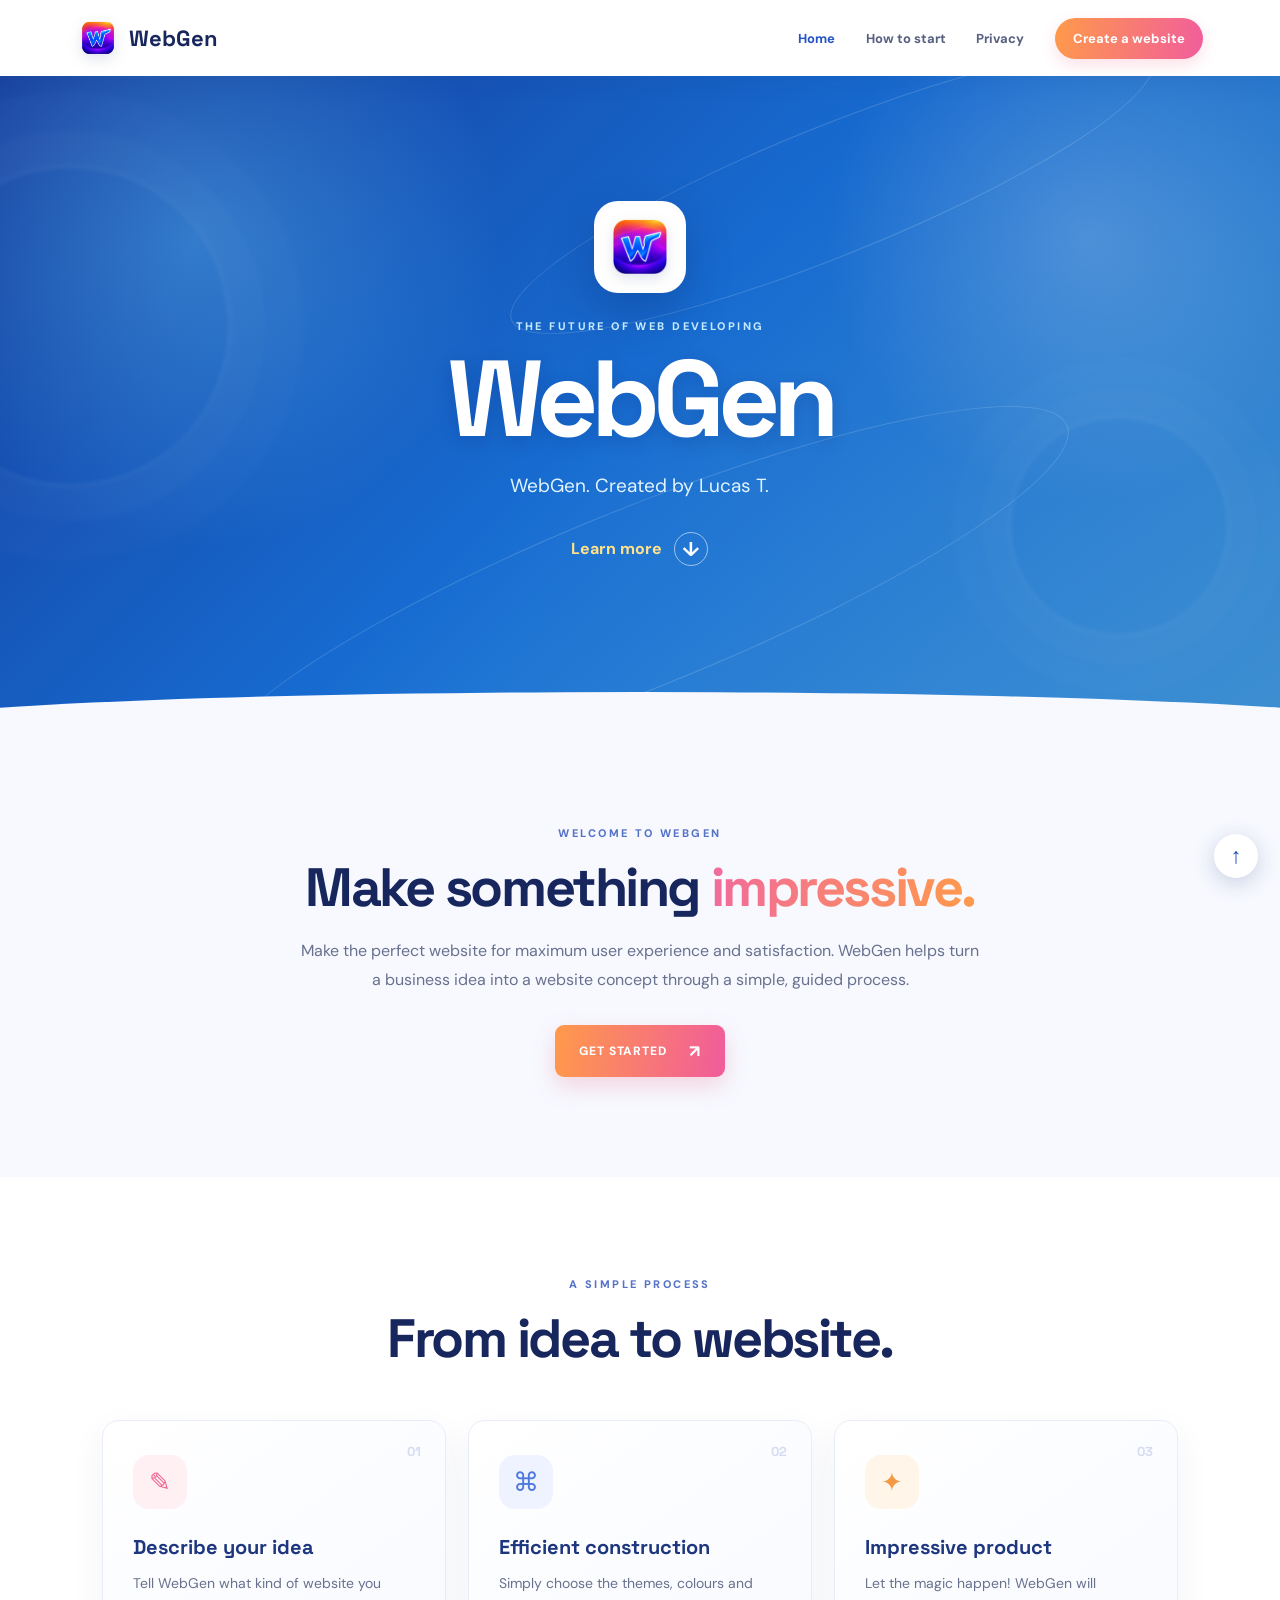
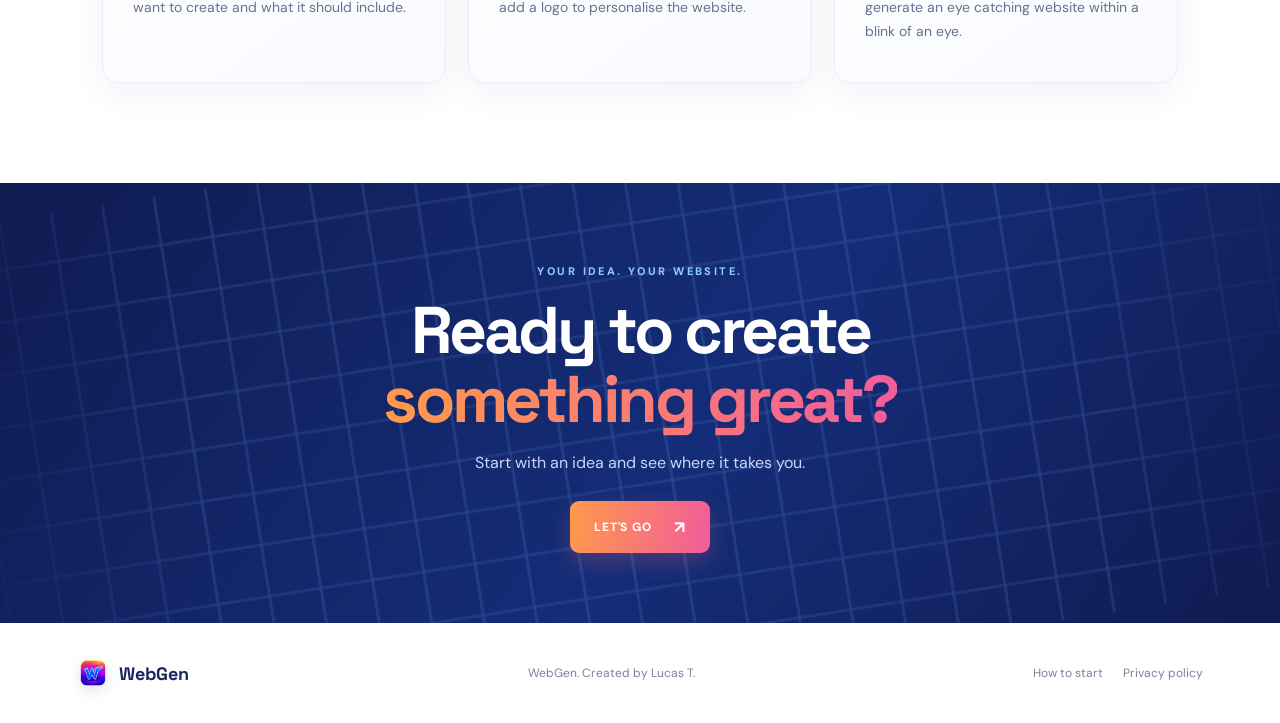
<file: index.html>
<!doctype html>
<html lang="en">
<head>
  <meta charset="utf-8">
  <meta name="viewport" content="width=device-width, initial-scale=1">
  <title>WebGen — The future of web developing</title>
  <link rel="stylesheet" href="site.css">
</head>
<body>
  <header class="site-header">
    <a class="brand" href="index.html" aria-label="WebGen home">
      <img class="brand-mark" src="assets/webgen-logo.png.PNG" alt="WebGen logo"><span class="brand-name">WebGen</span>
    </a>
    <nav class="main-nav" aria-label="Main navigation">
      <a href="index.html" aria-current="page">Home</a>
      <a href="instructions.html">How to start</a>
      <a href="privacy.html">Privacy</a>
      <a class="nav-cta" href="generator.html">Create a website</a>
    </nav>
  </header>

  <main>
    <section class="hero" id="top">
      <div class="hero-glow glow-one"></div>
      <div class="hero-glow glow-two"></div>
      <div class="hero-content">
        <div class="hero-logo-wrap"><img class="brand-mark hero-mark" src="assets/webgen-logo.png.PNG" alt="WebGen logo"></div>
        <p class="eyebrow hero-eyebrow">THE FUTURE OF WEB DEVELOPING</p>
        <h1>WebGen</h1>
        <p class="hero-subtitle">WebGen. Created by Lucas T.</p>
        <a class="learn-link" href="#about">Learn more <span class="down-arrow">↓</span></a>
      </div>
      <div class="hero-orbit orbit-a"></div>
      <div class="hero-orbit orbit-b"></div>
      <div class="hero-wave"></div>
    </section>

    <section class="intro section-pad" id="about">
      <div class="section-kicker">WELCOME TO WEBGEN</div>
      <h2>Make something <span class="gradient-text">impressive.</span></h2>
      <p class="intro-copy">Make the perfect website for maximum user experience and satisfaction. WebGen helps turn a business idea into a website concept through a simple, guided process.</p>
      <a class="primary-button" href="generator.html">GET STARTED <span>↗</span></a>
    </section>

    <section class="steps-section section-pad">
      <div class="section-kicker">A SIMPLE PROCESS</div>
      <h2>From idea to website.</h2>
      <div class="feature-grid">
        <article class="feature-card">
          <div class="feature-icon icon-chat">✎</div>
          <h3>Describe your idea</h3>
          <p>Tell WebGen what kind of website you want to create and what it should include.</p>
          <span class="card-number">01</span>
        </article>
        <article class="feature-card">
          <div class="feature-icon icon-build">⌘</div>
          <h3>Efficient construction</h3>
          <p>Simply choose the themes, colours and add a logo to personalise the website.</p>
          <span class="card-number">02</span>
        </article>
        <article class="feature-card">
          <div class="feature-icon icon-star">✦</div>
          <h3>Impressive product</h3>
          <p>Let the magic happen! WebGen will generate an eye catching website within a blink of an eye.</p>
          <span class="card-number">03</span>
        </article>
      </div>
    </section>

    <section class="keyboard-banner">
      <div class="keyboard-pattern"></div>
      <div class="banner-content">
        <p class="eyebrow">YOUR IDEA. YOUR WEBSITE.</p>
        <h2>Ready to create<br><span>something great?</span></h2>
        <p>Start with an idea and see where it takes you.</p>
        <a class="primary-button" href="generator.html">LET'S GO <span>↗</span></a>
      </div>
    </section>
  </main>

  <footer class="site-footer">
    <a class="brand footer-brand" href="index.html"><img class="brand-mark" src="assets/webgen-logo.png.PNG" alt="WebGen logo"><span class="brand-name">WebGen</span></a>
    <p>WebGen. Created by Lucas T.</p>
    <div class="footer-links"><a href="instructions.html">How to start</a><a href="privacy.html">Privacy policy</a></div>
  </footer>
  <button class="back-to-top" type="button" aria-label="Back to top" onclick="window.scrollTo({top:0,behavior:'smooth'})">↑</button>
</body>
</html>
</file>
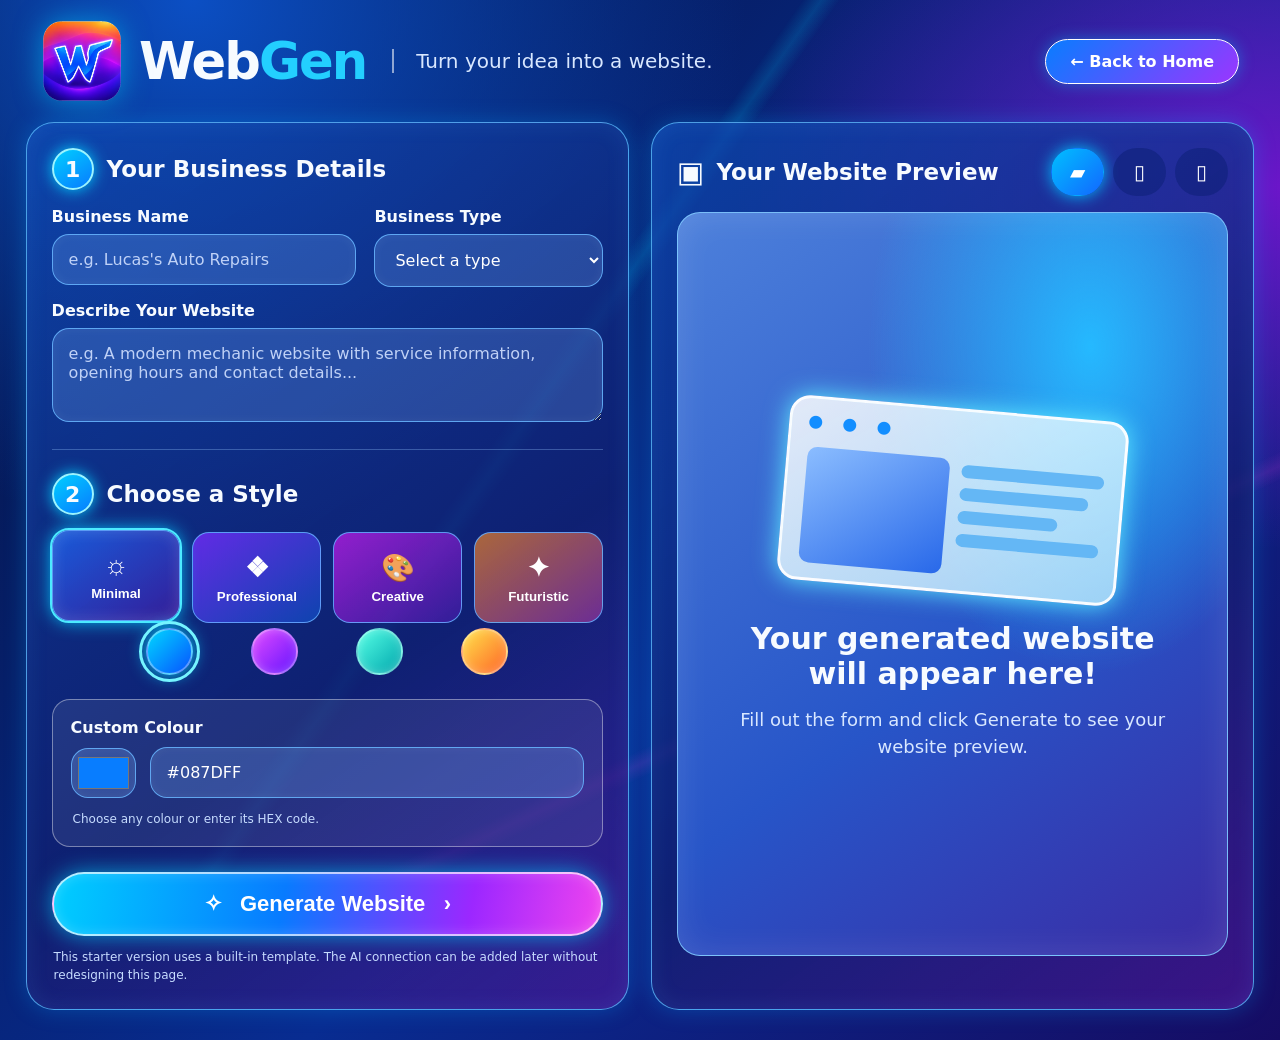
<file: generator.html>
<!DOCTYPE html>
<html lang="en">
<head>
<meta charset="UTF-8">
<meta name="viewport" content="width=device-width, initial-scale=1.0">
<meta name="theme-color" content="#071a63">
<title>WebGen — Generator</title>
<style>
:root{--bg:#06164f;--panel:rgba(15,55,145,.62);--line:rgba(91,190,255,.8);--cyan:#26e7ff;--blue:#087dff;--purple:#9b35ff;--pink:#f044ef;--text:#f7fbff;--muted:#c7d9ff;--accent1:#08c9ff;--accent2:#d72cff;--preview1:#2878e8;--preview2:#1746b9}
*{box-sizing:border-box}body{margin:0;min-height:100vh;color:var(--text);font-family:Inter,ui-sans-serif,system-ui,-apple-system,"Segoe UI",sans-serif;background:radial-gradient(ellipse at 15% 0%,#0b4fc4 0,transparent 36%),radial-gradient(ellipse at 100% 18%,#6b16c9 0,transparent 30%),linear-gradient(135deg,#04113e,#082c91 58%,#160c64);overflow-x:hidden}
body:before{content:"";position:fixed;inset:0;pointer-events:none;background:linear-gradient(125deg,transparent 42%,rgba(0,211,255,.17) 43%,transparent 44%),linear-gradient(155deg,transparent 70%,rgba(255,60,232,.13) 71%,transparent 72%);z-index:-1}
.topbar{max-width:1600px;margin:auto;padding:20px 3.2%;display:flex;align-items:center;gap:18px;min-height:112px}.brand{display:flex;align-items:center;gap:16px;min-width:0}.logo{width:82px;height:82px;object-fit:contain;filter:drop-shadow(0 0 14px rgba(0,207,255,.55))}.brandname{font-size:clamp(30px,4vw,52px);font-weight:850;letter-spacing:-2px}.brandname span{color:#23cfff}.tagline{font-size:clamp(13px,1.6vw,20px);color:#d8e7ff;border-left:2px solid rgba(255,255,255,.55);padding-left:22px;margin-left:8px}.home{margin-left:auto;text-decoration:none;color:white;border:1px solid rgba(255,255,255,.6);border-radius:40px;padding:13px 22px;font-weight:700;background:rgba(255,255,255,.08);box-shadow:0 0 20px rgba(160,90,255,.25);white-space:nowrap}.home:hover{background:rgba(255,255,255,.18)}
.layout {
    width: 100%;
    max-width: 1600px;
    margin: 0 auto;
    padding: 0 2% 30px;
    display: grid;
    grid-template-columns: minmax(0, 1fr) minmax(0, 1fr);
    gap: 22px;
}.panel{border:1.5px solid var(--line);border-radius:28px;background:linear-gradient(145deg,rgba(15,75,181,.72),rgba(17,31,111,.78) 60%,rgba(88,23,157,.58));box-shadow:0 0 22px rgba(0,170,255,.28),inset 0 0 22px rgba(78,172,255,.12);padding:25px;min-width:0}.step{display:flex;align-items:center;gap:13px;font-size:23px;font-weight:800;margin:0 0 17px}.num{width:42px;height:42px;border-radius:50%;display:grid;place-items:center;background:linear-gradient(145deg,#00cfff,#087bff);border:2px solid #9af5ff;box-shadow:0 0 15px #00cfff;font-size:22px}.fields{display:grid;grid-template-columns:1.2fr .9fr;gap:14px 18px}.field.full{grid-column:1/-1}label{display:block;font-weight:700;margin:0 0 8px;font-size:16px}input,select,textarea{width:100%;border:1.5px solid rgba(105,183,255,.85);border-radius:17px;background:rgba(107,158,235,.28);color:#fff;padding:15px 16px;font:inherit;outline:none;box-shadow:inset 0 0 12px rgba(255,255,255,.05)}input::placeholder,textarea::placeholder{color:#d1e0ff;opacity:.9}select option{background:#102c78;color:white}textarea{resize:vertical;min-height:94px}input:focus,select:focus,textarea:focus{border-color:#61f1ff;box-shadow:0 0 0 3px rgba(25,220,255,.15)}.rule{height:1px;background:rgba(151,199,255,.32);margin:23px 0}.styles{display:grid;grid-template-columns:repeat(4,1fr);gap:12px}.style{border:1.5px solid rgba(100,174,255,.85);border-radius:17px;min-height:91px;padding:12px 6px;color:white;background:linear-gradient(145deg,rgba(31,112,255,.7),rgba(65,26,164,.75));font-weight:750;cursor:pointer;transition:.18s}.style .glyph{display:block;font-size:27px;margin-bottom:5px}.style:nth-child(2){background:linear-gradient(145deg,rgba(120,45,255,.8),rgba(15,77,190,.8))}.style:nth-child(3){background:linear-gradient(145deg,rgba(191,28,235,.75),rgba(58,31,161,.8))}.style:nth-child(4){background:linear-gradient(145deg,rgba(255,141,30,.65),rgba(130,49,155,.8))}.style.selected{outline:2px solid #4ceaff;box-shadow:0 0 18px #00cfff, inset 0 0 15px rgba(255,255,255,.17);transform:translateY(-2px)}.colors{display:flex;justify-content:center;gap:clamp(22px,5vw,58px);padding:5px 0 2px}.swatch{width:47px;height:47px;border-radius:50%;border:2px solid rgba(255,255,255,.35);cursor:pointer;box-shadow:inset 0 0 9px rgba(255,255,255,.25);position:relative}.swatch.selected{outline:3px solid #75f4ff;outline-offset:4px;box-shadow:0 0 18px #00d9ff}.swatch.blue{background:linear-gradient(135deg,#00d7ff,#0753ff)}.swatch.purple{background:linear-gradient(135deg,#e04aff,#6414ff)}.swatch.teal{background:linear-gradient(135deg,#55ffe5,#00a6ad)}.swatch.orange{background:linear-gradient(135deg,#ffe24a,#ff6528)}.generate{width:100%;border:2px solid rgba(255,255,255,.7);border-radius:40px;padding:17px 20px;margin-top:25px;color:white;font-size:22px;font-weight:850;cursor:pointer;background:linear-gradient(100deg,#00cfff,#087bff 42%,#9c27ff 76%,#f044ef);box-shadow:0 0 22px rgba(0,214,255,.65),inset 0 0 13px rgba(255,255,255,.2);transition:.2s}.generate:hover{transform:translateY(-2px);filter:brightness(1.12)}.hint{color:#c6dcff;font-size:12px;line-height:1.5;margin:12px 2px 0}
.preview-panel{display:flex;flex-direction:column}.preview-head{display:flex;align-items:center;gap:12px;margin-bottom:16px}.preview-head h2{font-size:23px;margin:0}.devices{margin-left:auto;display:flex;gap:9px}.device{border:1px solid transparent;border-radius:30px;width:53px;height:48px;color:white;background:rgba(13,31,119,.55);font-size:20px;cursor:pointer}.device.selected{background:linear-gradient(135deg,#00bfff,#1268ff);box-shadow:0 0 16px #00bfff}.preview-stage{flex:1;min-height:590px;border-radius:23px;border:1.5px solid rgba(130,203,255,.9);background:radial-gradient(ellipse at 75% 18%,#25b9ff 0,transparent 38%),linear-gradient(145deg,#4d80db,#2755c8 58%,#3b2ba4);box-shadow:inset 0 0 35px rgba(255,255,255,.12);display:flex;align-items:center;justify-content:center;padding:18px;overflow:auto}.empty{text-align:center;max-width:500px}.browser-art{width:min(340px,80%);height:185px;margin:0 auto 28px;border:3px solid rgba(255,255,255,.9);border-radius:20px;background:linear-gradient(145deg,rgba(255,255,255,.85),rgba(187,237,255,.8));transform:rotate(5deg);box-shadow:0 0 25px #5eeaff;position:relative;padding:48px 18px 15px}.browser-art:before{content:"● ● ●";position:absolute;left:16px;top:12px;color:#138eff;letter-spacing:7px;font-size:17px}.browser-content{display:grid;grid-template-columns:1fr 1fr;gap:12px;height:100%}.browser-image{border-radius:10px;background:linear-gradient(145deg,#8bbdff,#2868e9)}.browser-lines{display:flex;flex-direction:column;gap:10px;padding-top:5px}.browser-lines i{height:13px;border-radius:10px;background:#64b7f5}.browser-lines i:nth-child(2){width:90%}.browser-lines i:nth-child(3){width:70%}.empty h2{font-size:30px;line-height:1.18;margin:0 0 15px}.empty p{font-size:18px;line-height:1.5;color:#d8e7ff;margin:0}.preview-frame{display:none;width:100%;height:100%;min-height:550px;border:0;border-radius:13px;background:white}.preview-stage.has-site{padding:10px;background:rgba(255,255,255,.14)}.preview-stage.has-site .empty{display:none}.preview-stage.has-site .preview-frame{display:block}.preview-frame.tablet{max-width:768px;margin:auto}.preview-frame.mobile{max-width:390px;margin:auto}.status{font-size:13px;color:#d7e7ff;min-height:18px;margin:10px 2px 0}.download{display:none;margin-top:10px;color:#fff;text-align:center;text-decoration:underline;cursor:pointer;font-size:14px}.download.show{display:block}
@media(max-width:1050px){.layout{grid-template-columns:1fr}.preview-stage{min-height:520px}.panel{padding:22px}.topbar{flex-wrap:wrap}.tagline{border:0;padding:0;margin:0}.home{margin-left:auto}}
@media(max-width:600px){.topbar{padding:14px 4%;gap:10px}.logo{width:58px;height:58px}.brand{gap:8px}.brandname{font-size:32px}.tagline{width:100%;padding-left:66px;font-size:13px}.home{font-size:12px;padding:10px 13px}.layout{padding:0 3% 20px;gap:14px}.panel{padding:17px;border-radius:22px}.step{font-size:19px}.fields{grid-template-columns:1fr}.field.full{grid-column:auto}.styles{grid-template-columns:repeat(2,1fr)}.style{min-height:78px}.preview-head h2{font-size:18px}.device{width:40px;height:40px}.preview-stage{min-height:450px}.empty h2{font-size:24px}.empty p{font-size:15px}.generate{font-size:18px}}
.home {
    display: inline-block;
    padding: 12px 24px;
    background: linear-gradient(135deg, #087dff, #9b35ff);
    color: white;
    text-decoration: none;
    font-weight: bold;
    border-radius: 30px;
    border: 1px solid white;
    box-shadow: 0 0 15px rgba(0, 200, 255, 0.4);
    transition: 0.2s;
}

.home:hover {
    transform: translateY(-2px);
    filter: brightness(1.15);
}
.custom-colour {
    margin-top: 22px;
    padding: 18px;
    border: 1px solid rgba(255,255,255,0.4);
    border-radius: 18px;
    background: rgba(255,255,255,0.08);
}

.custom-colour-controls {
    display: flex;
    gap: 14px;
    align-items: center;
    margin-top: 10px;
}

.custom-colour-controls input[type="color"] {
    width: 65px;
    height: 50px;
    padding: 4px;
    cursor: pointer;
}

.custom-colour-controls input[type="text"] {
    flex: 1;
    text-transform: uppercase;
}
</style>
</head>
<body>
<header class="topbar">
  <div class="brand">
    <img class="logo" src="[data-uri]" alt="WebGen W logo">
    <div class="brandname">Web<span>Gen</span></div>
  </div>
  <div class="tagline">Turn your idea into a website.</div>
  <a class="home" href="index.html">← Back to Home</a>
</header>

<main class="layout">
  <section class="panel">
    <h2 class="step"><span class="num">1</span> Your Business Details</h2>
    <div class="fields">
      <div class="field">
        <label for="businessName">Business Name</label>
        <input id="businessName" maxlength="60" placeholder="e.g. Lucas's Auto Repairs">
      </div>
      <div class="field">
        <label for="businessType">Business Type</label>
        <select id="businessType">
          <option value="">Select a type</option>
          <option>Automotive / Mechanic</option><option>Restaurant / Café</option>
          <option>Gardening / Landscaping</option><option>Health / Wellness</option>
          <option>Retail / Shop</option><option>Technology</option><option>eGoods</option><option>Other</option>
        </select>
      </div>
      <div class="field full">
        <label for="description">Describe Your Website</label>
        <textarea id="description" maxlength="500" placeholder="e.g. A modern mechanic website with service information, opening hours and contact details..."></textarea>
      </div>
    </div>
    <div class="rule"></div>
    <h2 class="step"><span class="num">2</span> Choose a Style</h2>
    <div class="styles" id="styles">
      <button class="style selected" type="button" data-style="Minimal"><span class="glyph">☼</span>Minimal</button>
      <button class="style" type="button" data-style="Professional"><span class="glyph">❖</span>Professional</button>
      <button class="style" type="button" data-style="Creative"><span class="glyph">🎨</span>Creative</button>
      <button class="style" type="button" data-style="Futuristic"><span class="glyph">✦</span>Futuristic</button>
    </div>
    <div class="colors" id="colors" aria-label="Colour themes">

  <button class="swatch blue selected" type="button" data-color="blue" aria-label="Blue theme"></button>

  <button class="swatch purple" type="button" data-color="purple" aria-label="Purple theme"></button>

  <button class="swatch teal" type="button" data-color="teal" aria-label="Teal theme"></button>

  <button class="swatch orange" type="button" data-color="orange" aria-label="Orange theme"></button>

</div>

<div class="custom-colour">

  <label for="customColour">Custom Colour</label>

  <div class="custom-colour-controls">

    <input type="color" id="customColour" value="#087dff">

    <input type="text" id="customHex" value="#087DFF" maxlength="7" placeholder="#087DFF">

  </div>

  <p class="hint">Choose any colour or enter its HEX code.</p>

</div>

<button class="generate" id="generateButton" type="button">

  ✧ &nbsp; Generate Website &nbsp; ›

</button>

<p class="hint">

  This starter version uses a built-in template. The AI connection can be added later without redesigning this page.

</p>

</section>

<section class="panel preview-panel">
    <div class="preview-head">
      <span style="font-size:29px" aria-hidden="true">▣</span>
      <h2>Your Website Preview</h2>
      <div class="devices">
        <button class="device selected" data-device="desktop" title="Desktop preview" aria-label="Desktop preview">▰</button>
        <button class="device" data-device="tablet" title="Tablet preview" aria-label="Tablet preview">▯</button>
        <button class="device" data-device="mobile" title="Mobile preview" aria-label="Mobile preview">▯</button>
      </div>
    </div>
    <div class="preview-stage" id="previewStage">
      <div class="empty">
        <div class="browser-art"><div class="browser-content"><div class="browser-image"></div><div class="browser-lines"><i></i><i></i><i></i><i></i></div></div></div>
        <h2>Your generated website<br>will appear here!</h2>
        <p>Fill out the form and click Generate to see your website preview.</p>
      </div>
      <iframe class="preview-frame" id="previewFrame" title="Generated website preview" sandbox="allow-scripts"></iframe>
    </div>
    <div class="status" id="status" aria-live="polite"></div>
    <a class="download" id="downloadLink">↓ Download generated website HTML</a>
  </section>
</main>

<script>
const state = {
  style: "Minimal",
  color: "blue",
  customHex: "#087dff",
  device: "desktop"
};
const themes = {
  blue:   {a:"#087dff",b:"#18cfff",bg:"#071d54",text:"#ffffff"},
  purple: {a:"#7b2cff",b:"#e14cff",bg:"#211044",text:"#ffffff"},
  teal:   {a:"#008f91",b:"#38e6c7",bg:"#073b42",text:"#ffffff"},
  orange: {a:"#f06a24",b:"#ffc247",bg:"#49230e",text:"#ffffff"}
};

document.querySelectorAll(".style").forEach(button => button.addEventListener("click", () => {
  document.querySelectorAll(".style").forEach(item => item.classList.remove("selected"));
  button.classList.add("selected");
  state.style = button.dataset.style;
}));
document.querySelectorAll(".swatch").forEach(button => button.addEventListener("click", () => {
  document.querySelectorAll(".swatch").forEach(item => item.classList.remove("selected"));
  button.classList.add("selected");
  state.color = button.dataset.color;
}));
    const colourPicker = document.getElementById("customColour");
const hexInput = document.getElementById("customHex");

function applyCustomColour(hex) {
  state.color = "custom";
  state.customHex = hex.toLowerCase();

  colourPicker.value = state.customHex;
  hexInput.value = state.customHex.toUpperCase();

  document.querySelectorAll(".swatch").forEach(item => {
    item.classList.remove("selected");
  });
}

colourPicker.addEventListener("input", () => {
  applyCustomColour(colourPicker.value);
});

hexInput.addEventListener("input", () => {
  const hex = hexInput.value.trim();

  if (/^#[0-9a-fA-F]{6}$/.test(hex)) {
    applyCustomColour(hex);
  }
});
document.querySelectorAll(".device").forEach(button => button.addEventListener("click", () => {
  document.querySelectorAll(".device").forEach(item => item.classList.remove("selected"));
  button.classList.add("selected");
  state.device = button.dataset.device;
  const frame = document.getElementById("previewFrame");
  frame.className = "preview-frame" + (state.device === "desktop" ? "" : " " + state.device);
}));

function escapeHTML(value) {
  return String(value).replace(/[&<>"']/g, char => ({"&":"&amp;","<":"&lt;",">":"&gt;",'"':"&quot;","'":"&#39;"}[char]));
}
function adjustHex(hex, amount) {
  const clean = hex.replace("#", "");

  const channels = [0, 2, 4].map(i =>
    parseInt(clean.slice(i, i + 2), 16)
  );

  const adjusted = channels.map(channel => {
    const target = amount >= 0 ? 255 : 0;
    return Math.round(
      channel + (target - channel) * Math.abs(amount) / 100
    );
  });

  return "#" + adjusted
    .map(channel => channel.toString(16).padStart(2, "0"))
    .join("");
}
function buildTemplate(data) {
  const theme = data.color === "custom"
  ? {
      a: data.customHex,
      b: adjustHex(data.customHex, 28),
      bg: adjustHex(data.customHex, -72),
      text: "#ffffff"
    }
  : themes[data.color];
  const name = escapeHTML(data.name || "Your Business");
  const type = escapeHTML(data.type || "Local Business");
  const description = escapeHTML(data.description || "Welcome to our website. Find out more about what we do and how we can help.");
  const styleFont = data.style === "Creative" ? "Georgia,serif" : "Arial,sans-serif";
  return `<!doctype html><html lang="en"><head><meta charset="utf-8"><meta name="viewport" content="width=device-width,initial-scale=1"><title>${name}</title>
  <style>*{box-sizing:border-box}body{margin:0;font-family:${styleFont};background:#f5f7fb;color:#172033}.hero{padding:70px 8%;color:${theme.text};background:linear-gradient(120deg,${theme.bg},${theme.a});min-height:330px;display:flex;flex-direction:column;justify-content:center}.nav{padding:18px 8%;background:white;display:flex;justify-content:space-between;align-items:center;font-weight:bold}.nav span{color:${theme.a}}.tag{opacity:.85;text-transform:uppercase;letter-spacing:2px;font-size:13px}.hero h1{font-size:clamp(38px,7vw,64px);margin:12px 0}.hero p{font-size:18px;max-width:650px;line-height:1.6}.btn{display:inline-block;margin-top:16px;background:${theme.b};color:#06214c;padding:13px 22px;border-radius:30px;text-decoration:none;font-weight:bold;width:max-content}.section{padding:48px 8%;max-width:1100px;margin:auto}.cards{display:grid;grid-template-columns:repeat(auto-fit,minmax(190px,1fr));gap:18px}.card{padding:22px;background:white;border-radius:15px;box-shadow:0 8px 25px #14264a12;border-top:4px solid ${theme.a}}footer{padding:25px 8%;background:#101c36;color:white}@media(max-width:600px){.hero{padding:48px 7%}.section{padding:35px 7%}}</style></head><body>
  <nav class="nav"><span>${name}</span><div>${type}</div></nav>
  <header class="hero"><div class="tag">${type}</div><h1>${name}</h1><p>${description}</p><a class="btn" href="#contact">Get in touch</a></header>
  <section class="section"><h2>What we offer</h2><div class="cards"><article class="card"><h3>Quality service</h3><p>Helpful solutions designed around your needs.</p></article><article class="card"><h3>Friendly support</h3><p>We are here to answer your questions.</p></article><article class="card"><h3>Reliable results</h3><p>Discover how we can help you get started.</p></article></div></section>
  <section class="section" id="contact"><h2>Let's get started</h2><p>Contact ${name} to find out more.</p><a class="btn" href="mailto:hello@example.com">Contact us</a></section><footer>© ${new Date().getFullYear()} ${name}. Built with WebGen.</footer></body></html>`;
}

/*
AI INTEGRATION PLACEHOLDER:
When you're ready, connect this page to your own secure backend.
Do NOT put an AI API key in this HTML or browser JavaScript.
Your backend can receive `data` and return generated website HTML.
*/
async function generateWebsiteWithAI(data) {
  // TODO: Send `data` to your backend endpoint and return the generated HTML.
  // Example later: const response = await fetch("/api/generate", { method:"POST", headers:{"Content-Type":"application/json"}, body:JSON.stringify(data) });
  // if (!response.ok) throw new Error("AI generation failed");
  // return await response.text();
  throw new Error("AI is not connected yet. The built-in template is being used instead.");
}

let latestHTML = "";
document.getElementById("generateButton").addEventListener("click", () => {
  const data = {
    name: document.getElementById("businessName").value.trim(),
    type: document.getElementById("businessType").value,
    description: document.getElementById("description").value.trim(),
    style: state.style,
    color: state.color,
    customHex: state.customHex
  };
  if (!data.name) {
    document.getElementById("businessName").focus();
    document.getElementById("status").textContent = "Please enter a business name first.";
    return;
  }
  latestHTML = buildTemplate(data);
  const frame = document.getElementById("previewFrame");
  frame.srcdoc = latestHTML;
  document.getElementById("previewStage").classList.add("has-site");
  document.getElementById("status").textContent = "Your starter website is ready. This version uses templates, not AI.";
  document.getElementById("downloadLink").classList.add("show");
});
document.getElementById("downloadLink").addEventListener("click", () => {
  if (!latestHTML) return;
  const blob = new Blob([latestHTML], {type:"text/html"});
  const url = URL.createObjectURL(blob);
  const a = document.createElement("a");
  a.href = url;
  a.download = "webgen-generated-website.html";
  a.click();
  URL.revokeObjectURL(url);
});
</script>
</body>
</html>
</file>
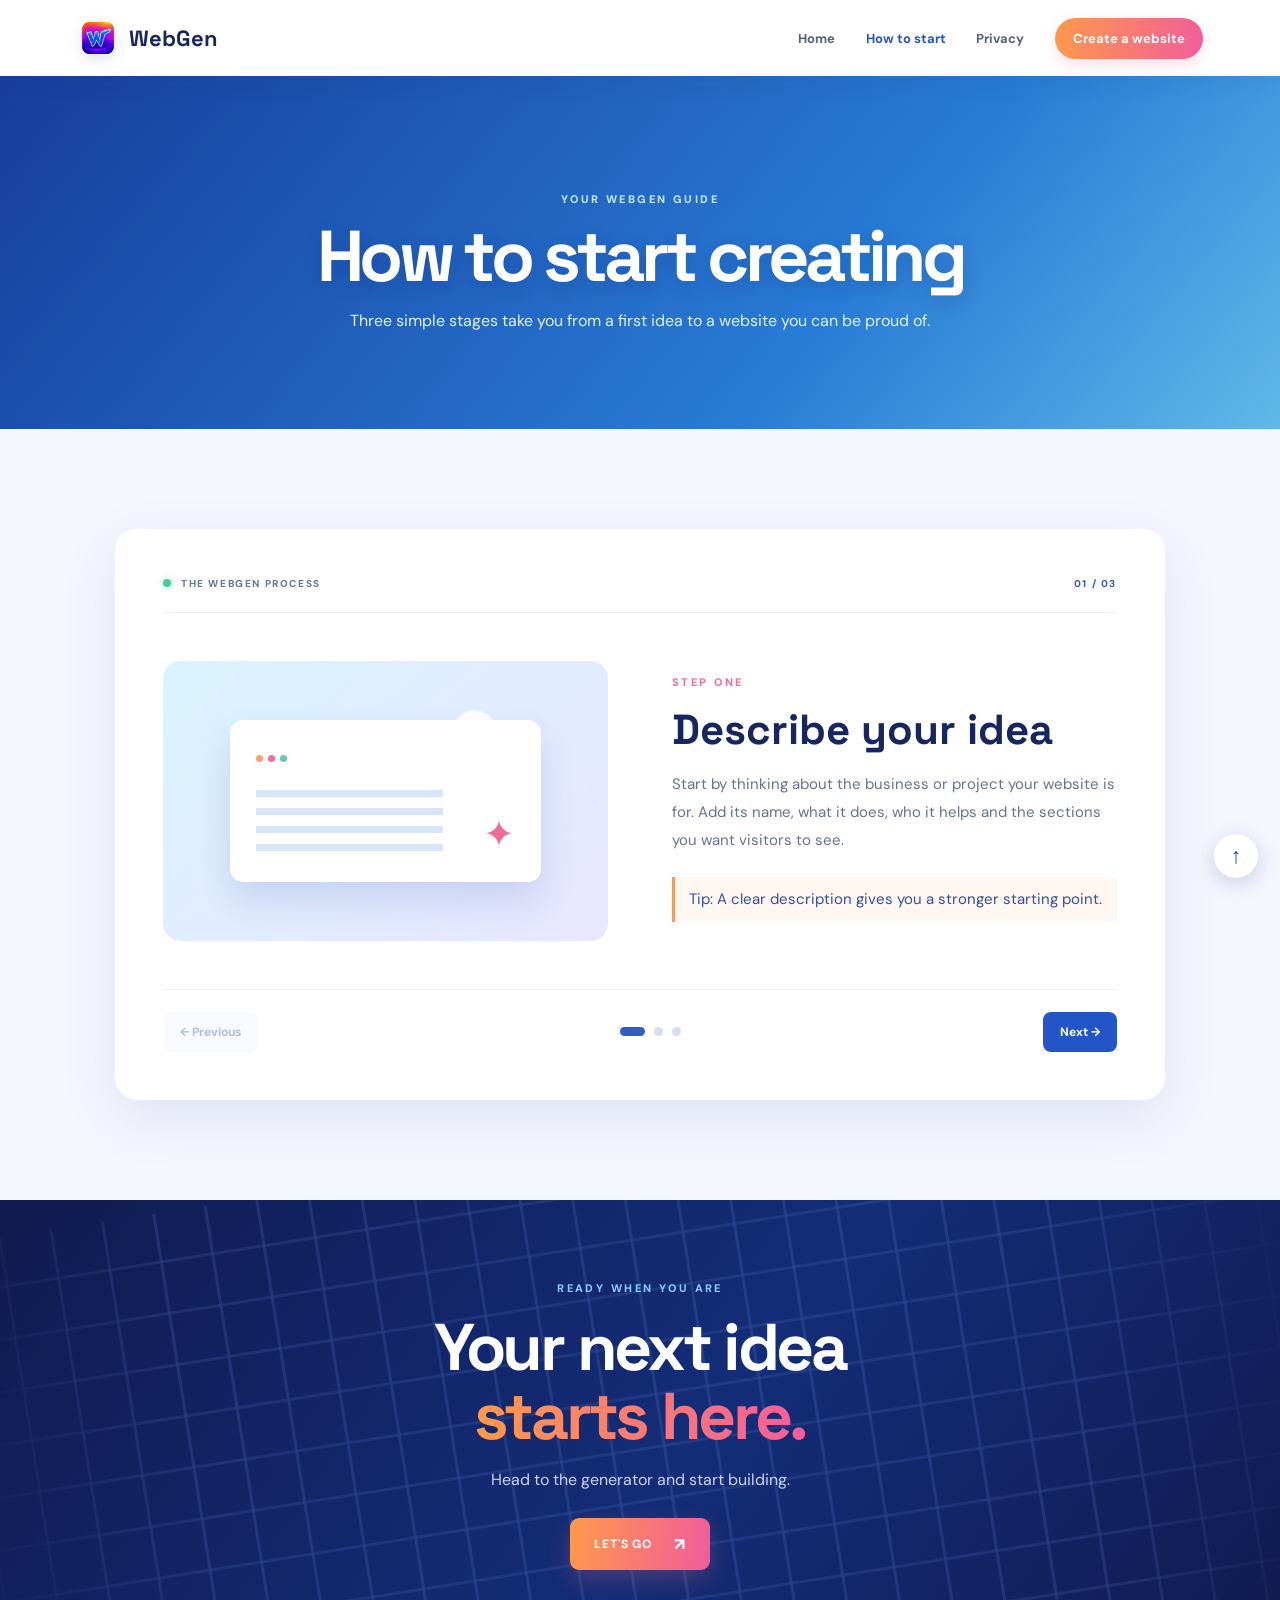
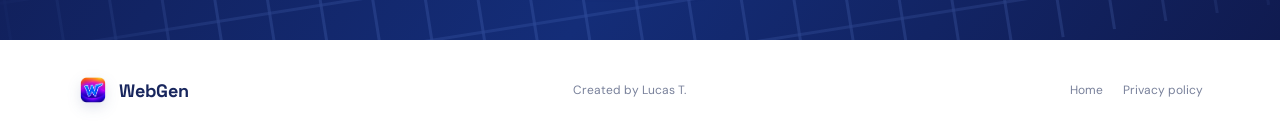
<file: instructions.html>
<!doctype html>
<html lang="en">
<head>
  <meta charset="utf-8">
  <meta name="viewport" content="width=device-width, initial-scale=1">
  <title>How to start creating — WebGen</title>
  <link rel="stylesheet" href="site.css">
</head>
<body>
  <header class="site-header">
    <a class="brand" href="index.html" aria-label="WebGen home"><img class="brand-mark" src="assets/webgen-logo.png.PNG" alt="WebGen logo"><span class="brand-name">WebGen</span></a>
    <nav class="main-nav" aria-label="Main navigation">
      <a href="index.html">Home</a><a href="instructions.html" aria-current="page">How to start</a><a href="privacy.html">Privacy</a><a class="nav-cta" href="generator.html">Create a website</a>
    </nav>
  </header>
  <main>
    <section class="page-hero">
      <p class="eyebrow">YOUR WEBGEN GUIDE</p>
      <h1>How to start creating</h1>
      <p>Three simple stages take you from a first idea to a website you can be proud of.</p>
    </section>

    <section class="instruction-area section-pad">
      <div class="instruction-frame">
        <div class="instruction-topline"><span class="live-dot"></span> THE WEBGEN PROCESS <span class="step-count" id="stepCount">01 / 03</span></div>
        <div class="instruction-slide active" data-slide="0">
          <div class="slide-art art-idea"><div class="art-window"><span></span><span></span><span></span><div class="art-lines"></div><div class="art-cursor">✦</div></div></div>
          <div class="slide-copy"><p class="section-kicker">STEP ONE</p><h2>Describe your idea</h2><p>Start by thinking about the business or project your website is for. Add its name, what it does, who it helps and the sections you want visitors to see.</p><p class="tip">Tip: A clear description gives you a stronger starting point.</p></div>
        </div>
        <div class="instruction-slide" data-slide="1">
          <div class="slide-art art-build"><div class="build-card"><div class="build-bar"></div><div class="build-layout"><div></div><div><i></i><i></i><i></i></div></div><div class="build-footer"></div></div></div>
          <div class="slide-copy"><p class="section-kicker">STEP TWO</p><h2>Efficient construction</h2><p>Simply choose your presets such as colour themes, style, and add your logo. Then, hit generate.</p><p class="tip">Tip: Use the HEX colour spectrum to choose EXACTLY what colour you want for your brand.</p></div>
        </div>
        <div class="instruction-slide" data-slide="2">
          <div class="slide-art art-finish"><div class="finish-window"><div class="finish-spark">✦</div><div class="finish-heading"></div><div class="finish-line"></div><div class="finish-button"></div></div></div>
          <div class="slide-copy"><p class="section-kicker">STEP THREE</p><h2>Impressive product</h2><p>Be amazed! Within seconds, the finished product will be before your very eyes. If it doesn't appeal to you, you can always regenerate it.</p><p class="tip">Tip: Test your website on a phone or tablet as well as a computer.</p></div>
        </div>
        <div class="slide-controls">
          <button class="slide-button secondary" id="prevSlide" type="button" disabled>← Previous</button>
          <div class="slide-dots" aria-label="Choose a step"><button class="slide-dot selected" type="button" aria-label="Step 1" data-go="0"></button><button class="slide-dot" type="button" aria-label="Step 2" data-go="1"></button><button class="slide-dot" type="button" aria-label="Step 3" data-go="2"></button></div>
          <button class="slide-button" id="nextSlide" type="button">Next →</button>
        </div>
      </div>
    </section>

    <section class="keyboard-banner instructions-banner">
      <div class="keyboard-pattern"></div>
      <div class="banner-content"><p class="eyebrow">READY WHEN YOU ARE</p><h2>Your next idea<br><span>starts here.</span></h2><p>Head to the generator and start building.</p><a class="primary-button" href="generator.html">LET'S GO <span>↗</span></a></div>
    </section>
  </main>
  <footer class="site-footer"><a class="brand footer-brand" href="index.html"><img class="brand-mark" src="assets/webgen-logo.png.PNG" alt="WebGen logo"><span class="brand-name">WebGen</span></a><p>Created by Lucas T.</p><div class="footer-links"><a href="index.html">Home</a><a href="privacy.html">Privacy policy</a></div></footer>
  <button class="back-to-top" type="button" aria-label="Back to top" onclick="window.scrollTo({top:0,behavior:'smooth'})">↑</button>
  <script>
    (() => {
      const slides = [...document.querySelectorAll('.instruction-slide')];
      const dots = [...document.querySelectorAll('.slide-dot')];
      const prev = document.getElementById('prevSlide');
      const next = document.getElementById('nextSlide');
      const count = document.getElementById('stepCount');
      let current = 0;
      function show(index) {
        current = Math.max(0, Math.min(slides.length - 1, index));
        slides.forEach((slide, i) => slide.classList.toggle('active', i === current));
        dots.forEach((dot, i) => dot.classList.toggle('selected', i === current));
        prev.disabled = current === 0;
        next.disabled = current === slides.length - 1;
        count.textContent = `0${current + 1} / 0${slides.length}`;
      }
      prev.addEventListener('click', () => show(current - 1));
      next.addEventListener('click', () => show(current + 1));
      dots.forEach(dot => dot.addEventListener('click', () => show(Number(dot.dataset.go))));
    })();
  </script>
</body>
</html>
</file>
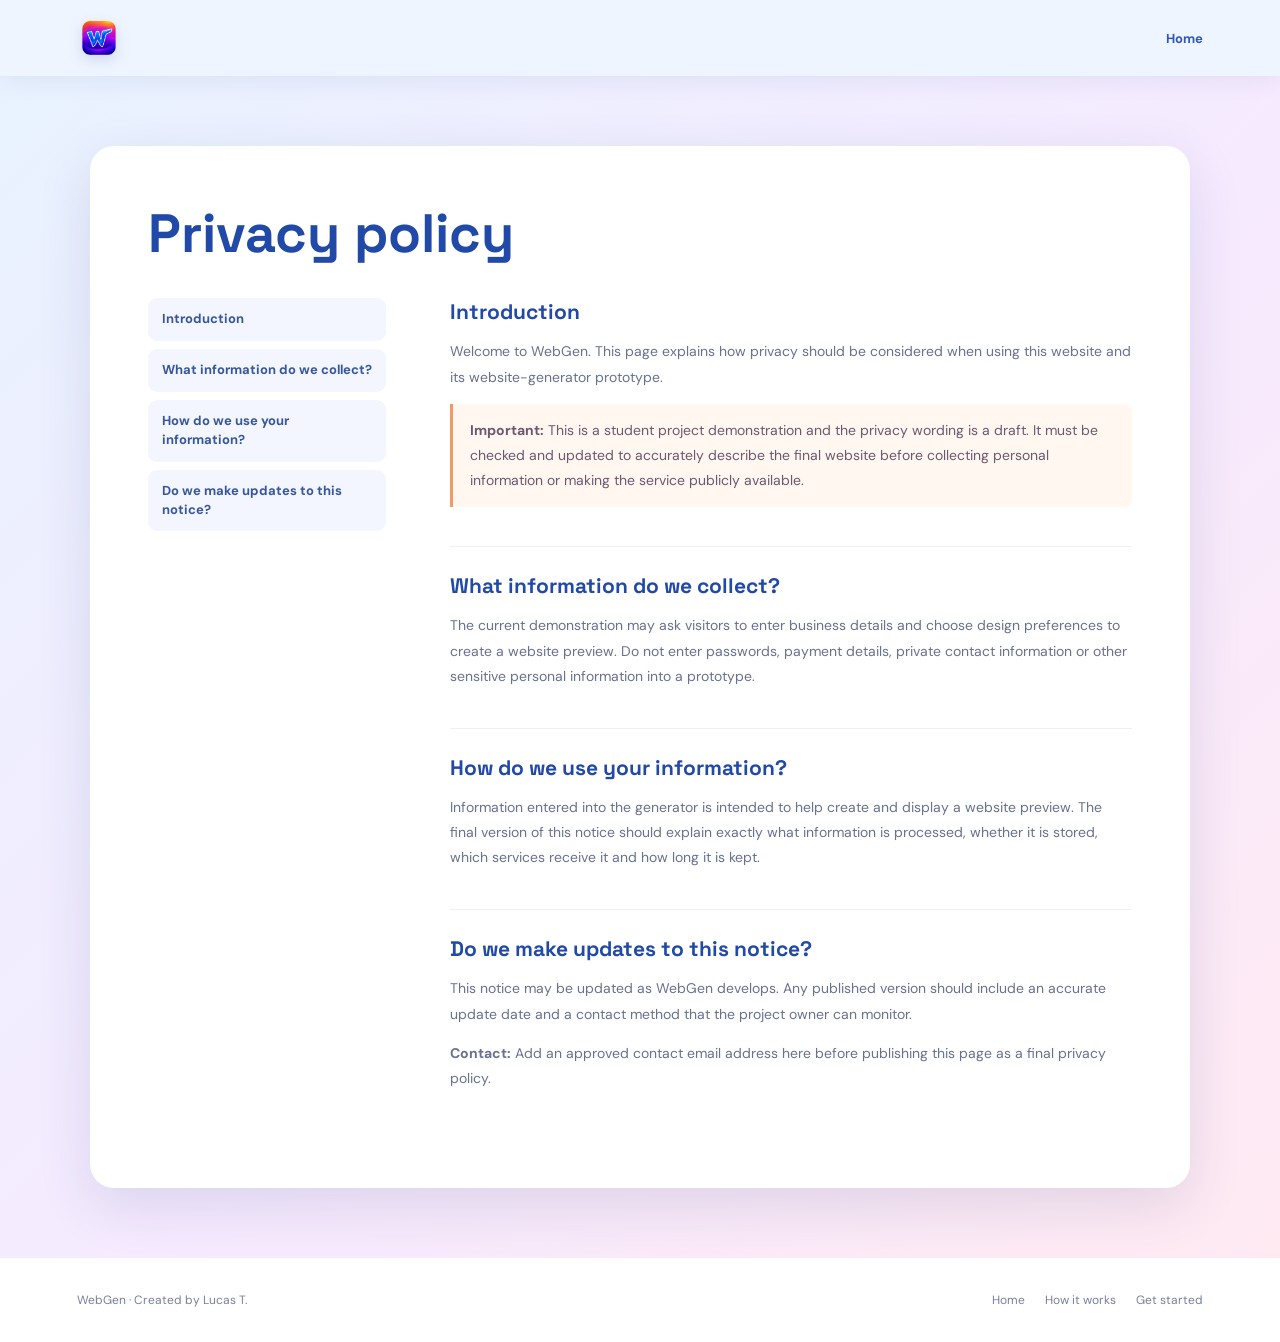
<file: privacy.html>
<!DOCTYPE html>
<html lang="en">
<head>
  <meta charset="UTF-8">
  <meta name="viewport" content="width=device-width, initial-scale=1">
  <title>Privacy policy — WebGen</title>
  <link rel="stylesheet" href="site.css">
</head>
<body>
<header class="site-header light">
  <a class="brand" href="index.html"><img class="brand-mark" src="assets/webgen-logo.png.PNG" alt="WebGen logo"></a>
  <a class="home-link" href="index.html">Home</a>
</header>
<main class="privacy-page">
  <div class="privacy-panel">
    <h1>Privacy policy</h1>
    <div class="privacy-layout">
      <nav class="privacy-nav" aria-label="Privacy policy sections">
        <a href="#introduction">Introduction</a>
        <a href="#information">What information do we collect?</a>
        <a href="#use">How do we use your information?</a>
        <a href="#updates">Do we make updates to this notice?</a>
      </nav>
      <div class="privacy-content">
        <section id="introduction">
          <h2>Introduction</h2>
          <p>Welcome to WebGen. This page explains how privacy should be considered when using this website and its website-generator prototype.</p>
          <p class="notice"><strong>Important:</strong> This is a student project demonstration and the privacy wording is a draft. It must be checked and updated to accurately describe the final website before collecting personal information or making the service publicly available.</p>
        </section>
        <section id="information">
          <h2>What information do we collect?</h2>
          <p>The current demonstration may ask visitors to enter business details and choose design preferences to create a website preview. Do not enter passwords, payment details, private contact information or other sensitive personal information into a prototype.</p>
        </section>
        <section id="use">
          <h2>How do we use your information?</h2>
          <p>Information entered into the generator is intended to help create and display a website preview. The final version of this notice should explain exactly what information is processed, whether it is stored, which services receive it and how long it is kept.</p>
        </section>
        <section id="updates">
          <h2>Do we make updates to this notice?</h2>
          <p>This notice may be updated as WebGen develops. Any published version should include an accurate update date and a contact method that the project owner can monitor.</p>
          <p><strong>Contact:</strong> Add an approved contact email address here before publishing this page as a final privacy policy.</p>
        </section>
      </div>
    </div>
  </div>
</main>
<footer class="site-footer">
  <p>WebGen · Created by Lucas T.</p>
  <nav class="footer-links"><a href="index.html">Home</a><a href="instructions.html">How it works</a><a href="generator.html">Get started</a></nav>
</footer>
<button class="back-top" aria-label="Back to top" onclick="window.scrollTo({top:0,behavior:'smooth'})">⌃</button>
<script>
  const back = document.querySelector('.back-top');
  window.addEventListener('scroll', () => back.classList.toggle('show', window.scrollY > 350), {passive:true});
</script>
</body>
</html>
</file>
<file: site.css>
@import url('https://fonts.googleapis.com/css2?family=DM+Sans:wght@400;500;600;700;800&family=Space+Grotesk:wght@500;600;700&display=swap');
:root{--navy:#101d55;--blue:#1747b8;--sky:#54b8ff;--pink:#f25b9b;--orange:#ff9b48;--ink:#182044;--muted:#68718e;--paper:#f7f9ff;--white:#fff}
*{box-sizing:border-box}html{scroll-behavior:smooth}body{margin:0;font-family:'DM Sans',Arial,sans-serif;color:var(--ink);background:var(--paper)}a{color:inherit;text-decoration:none}.site-header{height:76px;padding:0 clamp(20px,6vw,88px);display:flex;align-items:center;justify-content:space-between;background:rgba(255,255,255,.96);position:sticky;top:0;z-index:20;box-shadow:0 4px 24px rgba(19,43,103,.07)}.brand{display:inline-flex;align-items:center;gap:10px;font-weight:800}.brand-mark{display:block;width:42px;height:42px;object-fit:contain;border-radius:13px;filter:drop-shadow(0 5px 7px rgba(35,54,120,.14))}.brand-name{font-family:'Space Grotesk',sans-serif;font-size:22px;color:#18265d}.main-nav{display:flex;align-items:center;gap:clamp(14px,2.4vw,34px);font-size:13px;font-weight:700;color:#566080}.main-nav a:hover,.main-nav a[aria-current=page]{color:#2455c7}.main-nav .nav-cta{padding:12px 18px;border-radius:999px;background:linear-gradient(100deg,#ff9a4a,#f15d9c);color:white;box-shadow:0 6px 16px rgba(235,100,129,.2)}
.hero{min-height:650px;position:relative;overflow:hidden;display:grid;place-items:center;text-align:center;color:white;background:linear-gradient(135deg,#153b9b 0%,#176bd0 48%,#4aa9e8 100%);isolation:isolate}.hero:before{content:"";position:absolute;inset:0;background:radial-gradient(circle at 15% 25%,rgba(106,208,255,.35),transparent 26%),radial-gradient(circle at 85% 25%,rgba(255,255,255,.18),transparent 22%),linear-gradient(120deg,transparent 50%,rgba(9,37,119,.2));z-index:-1}.hero-content{position:relative;z-index:2;padding:65px 20px 100px}.hero-logo-wrap{width:92px;height:92px;background:white;border-radius:24px;display:grid;place-items:center;margin:0 auto 26px;box-shadow:0 18px 44px rgba(6,27,92,.25)}.hero-mark{width:70px;height:70px;border-radius:19px}.eyebrow,.section-kicker{font-size:11px;letter-spacing:.22em;font-weight:800}.hero-eyebrow{color:#c4eaff;margin:0 0 14px}.hero h1,.page-hero h1{font:700 clamp(58px,10vw,108px)/.98 'Space Grotesk',sans-serif;letter-spacing:-.065em;margin:0;text-shadow:0 5px 18px rgba(0,24,95,.18)}.hero-subtitle{font-size:clamp(15px,2vw,19px);color:#e2f4ff;margin:20px 0 34px}.learn-link{display:inline-flex;align-items:center;gap:12px;font-weight:700;color:#ffe28b}.down-arrow{width:34px;height:34px;border:1px solid rgba(255,255,255,.55);border-radius:50%;display:grid;place-items:center;color:white;font-size:20px}.hero-glow{position:absolute;border-radius:50%;filter:blur(2px);opacity:.45;z-index:-1}.glow-one{width:320px;height:320px;border:1px solid rgba(255,255,255,.4);left:-90px;top:90px;box-shadow:0 0 0 35px rgba(255,255,255,.04),0 0 0 75px rgba(255,255,255,.03)}.glow-two{width:220px;height:220px;border:1px solid rgba(255,255,255,.4);right:4%;bottom:90px;box-shadow:0 0 0 28px rgba(255,255,255,.04),0 0 0 58px rgba(255,255,255,.03)}.hero-orbit{position:absolute;border:1px solid rgba(255,255,255,.16);border-radius:50%;transform:rotate(-22deg)}.orbit-a{width:72vw;height:180px;bottom:38px;left:14%}.orbit-b{width:54vw;height:130px;top:50px;right:8%}.hero-wave{position:absolute;bottom:-2px;left:-5%;width:110%;height:80px;background:var(--paper);clip-path:ellipse(55% 45% at 50% 100%)}
.section-pad{padding:100px clamp(22px,8vw,120px)}.intro{text-align:center;background:var(--paper)}.section-kicker{color:#5573c6;margin-bottom:18px}.intro h2,.steps-section h2{font:700 clamp(34px,5vw,54px)/1.1 'Space Grotesk',sans-serif;letter-spacing:-.045em;margin:0 0 20px;color:#17265c}.gradient-text{background:linear-gradient(90deg,#f16b9b,#ff9a4b);-webkit-background-clip:text;background-clip:text;color:transparent}.intro-copy{max-width:690px;margin:0 auto 30px;color:var(--muted);line-height:1.8;font-size:16px}.primary-button{display:inline-flex;align-items:center;gap:22px;padding:15px 24px;border-radius:9px;background:linear-gradient(100deg,#ff9a4a,#f15b9c);color:white;font-size:12px;font-weight:800;letter-spacing:.08em;box-shadow:0 9px 22px rgba(236,103,129,.25);transition:transform .2s,box-shadow .2s}.primary-button:hover{transform:translateY(-3px);box-shadow:0 13px 26px rgba(236,103,129,.32)}.primary-button span{font-size:17px}.steps-section{text-align:center;background:#fff}.feature-grid{display:grid;grid-template-columns:repeat(3,1fr);gap:22px;margin-top:52px;text-align:left}.feature-card{position:relative;overflow:hidden;padding:34px 30px 38px;border:1px solid #e9edfa;border-radius:17px;background:linear-gradient(145deg,#fff,#f8faff);box-shadow:0 12px 35px rgba(26,52,119,.06);min-height:245px}.feature-icon{width:54px;height:54px;border-radius:16px;display:grid;place-items:center;font-size:26px;color:#ef638f;background:#fff0f4;margin-bottom:25px}.icon-build{color:#4e78dc;background:#eef3ff}.icon-star{color:#f49a46;background:#fff5e9}.feature-card h3{font:700 20px 'Space Grotesk',sans-serif;color:#1d367e;margin:0 0 12px}.feature-card p{font-size:14px;line-height:1.7;color:var(--muted);margin:0;max-width:300px}.card-number{position:absolute;right:24px;top:22px;font:700 13px 'Space Grotesk',sans-serif;color:#d5dcf1}
.keyboard-banner{position:relative;overflow:hidden;min-height:420px;display:grid;place-items:center;text-align:center;color:white;background:linear-gradient(125deg,#101b50,#142d78 55%,#101b50);isolation:isolate}.keyboard-pattern{position:absolute;inset:-60px;z-index:-1;opacity:.22;transform:rotate(-9deg);background-image:repeating-linear-gradient(90deg,transparent 0 42px,rgba(125,164,255,.65) 43px 45px,transparent 46px 52px),repeating-linear-gradient(0deg,transparent 0 42px,rgba(125,164,255,.55) 43px 45px,transparent 46px 52px);mask-image:linear-gradient(90deg,transparent,black 18%,black 82%,transparent)}.banner-content{padding:70px 20px}.banner-content .eyebrow{color:#8dcaff}.banner-content h2{font:700 clamp(38px,6vw,66px)/1.05 'Space Grotesk',sans-serif;letter-spacing:-.05em;margin:18px 0}.banner-content h2 span{background:linear-gradient(90deg,#ff9a4b,#f35d9c);-webkit-background-clip:text;background-clip:text;color:transparent}.banner-content p:not(.eyebrow){color:#cbd5f5;margin:0 0 28px}.site-footer{padding:34px clamp(22px,6vw,88px);display:flex;align-items:center;justify-content:space-between;gap:20px;flex-wrap:wrap;background:#fff;color:#78809a;font-size:12px}.footer-brand .brand-mark{width:32px;height:32px;border-radius:10px}.footer-brand .brand-name{font-size:18px}.site-footer p{margin:0}.footer-links{display:flex;gap:20px}.footer-links a:hover{color:#2455c7}.back-to-top{position:fixed;right:22px;bottom:22px;width:44px;height:44px;border:0;border-radius:50%;background:#fff;color:#214eb5;font-size:22px;box-shadow:0 5px 22px rgba(14,39,103,.2);cursor:pointer;z-index:15}
.page-hero{padding:105px 22px 95px;text-align:center;color:white;background:linear-gradient(130deg,#173d9d,#287bd5 65%,#61b8e9)}.page-hero .eyebrow{color:#c5e7ff}.page-hero h1{font-size:clamp(42px,7vw,72px);margin:15px 0}.page-hero>p:last-child{max-width:610px;margin:0 auto;color:#e2f3ff;line-height:1.7;font-size:16px}.instruction-area{background:#f5f7ff}.instruction-frame{max-width:1050px;margin:auto;padding:clamp(22px,4vw,48px);border-radius:22px;background:#fff;box-shadow:0 18px 55px rgba(26,51,119,.1)}.instruction-topline{display:flex;align-items:center;gap:10px;color:#68749b;font-size:10px;font-weight:800;letter-spacing:.16em;padding-bottom:22px;border-bottom:1px solid #edf0fa}.live-dot{width:8px;height:8px;border-radius:50%;background:#48c9a2;box-shadow:0 0 0 4px #e8faf4}.step-count{margin-left:auto;color:#315cc0}.instruction-slide{display:none;grid-template-columns:1fr 1fr;gap:clamp(28px,5vw,70px);align-items:center;padding:48px 0}.instruction-slide.active{display:grid}.slide-art{height:280px;border-radius:18px;display:grid;place-items:center;overflow:hidden;position:relative;background:linear-gradient(140deg,#e7f4ff,#f1e9ff)}.art-idea{background:radial-gradient(circle at 70% 25%,#fff 0 5%,transparent 6%),linear-gradient(140deg,#d9f3ff,#e9e6ff)}.art-window{width:70%;height:58%;border:8px solid white;border-radius:13px;background:#fff;box-shadow:0 18px 36px rgba(49,83,164,.16);padding:18px;position:relative}.art-window>span{display:inline-block;width:7px;height:7px;border-radius:50%;background:#ff9d75;margin-right:5px}.art-window>span:nth-child(2){background:#f16d9c}.art-window>span:nth-child(3){background:#69c8b2}.art-lines{height:60%;margin-top:18px;background:repeating-linear-gradient(0deg,#dbe5f8 0 7px,transparent 7px 18px);width:72%}.art-cursor{position:absolute;right:18px;bottom:15px;font-size:38px;color:#f06c9a}.art-build{background:linear-gradient(140deg,#e1eaff,#d9f7f5)}.build-card{width:68%;height:67%;background:white;border-radius:13px;box-shadow:0 18px 36px rgba(49,83,164,.16);padding:16px}.build-bar{height:16px;border-radius:5px;background:linear-gradient(90deg,#f3a2bb,#8cb7f5);margin-bottom:14px}.build-layout{height:65%;display:grid;grid-template-columns:1fr 1.5fr;gap:12px}.build-layout>div:first-child{border-radius:6px;background:linear-gradient(160deg,#91c9ed,#b6a9ee)}.build-layout>div:last-child{display:flex;flex-direction:column;gap:8px}.build-layout i{height:12px;border-radius:5px;background:#e7edf9}.build-layout i:first-child{height:28px;background:#d5e5ff}.build-footer{height:8px;width:45%;margin-top:12px;background:#f6c6d7;border-radius:5px}.art-finish{background:linear-gradient(140deg,#fff0df,#ffe3ef)}.finish-window{width:66%;height:70%;border-radius:14px;background:#fff;box-shadow:0 18px 36px rgba(164,88,127,.15);padding:28px;position:relative}.finish-spark{font-size:38px;color:#f29a4c}.finish-heading{height:17px;width:72%;border-radius:6px;background:#315bc0;margin-top:12px}.finish-line{height:9px;width:88%;border-radius:6px;background:#e4eaf7;margin-top:13px}.finish-button{height:27px;width:42%;border-radius:8px;background:linear-gradient(90deg,#ff9a4b,#f15c9b);margin-top:22px}.slide-copy .section-kicker{color:#ee7099}.slide-copy h2{font:700 clamp(28px,4vw,42px)/1.1 'Space Grotesk',sans-serif;color:#17265c;margin:10px 0 18px}.slide-copy p:not(.section-kicker){font-size:15px;line-height:1.85;color:#68718e}.slide-copy .tip{border-left:3px solid #f29a63;padding:9px 0 9px 14px;color:#344f9c!important;background:#fff8f2;margin-top:22px}.slide-controls{display:flex;align-items:center;justify-content:space-between;border-top:1px solid #edf0fa;padding-top:22px}.slide-button{border:0;border-radius:8px;padding:12px 17px;background:#2455c7;color:white;font:700 12px 'DM Sans',sans-serif;cursor:pointer}.slide-button.secondary{background:#eef2ff;color:#3557a4}.slide-button:disabled{opacity:.38;cursor:default}.slide-dots{display:flex;gap:9px}.slide-dot{width:9px;height:9px;border:0;border-radius:99px;background:#d8deef;padding:0;cursor:pointer}.slide-dot.selected{width:25px;background:#315dc2}.instructions-banner{min-height:380px}
@media(max-width:760px){.site-header{height:auto;min-height:68px;padding:12px 18px;align-items:flex-start;gap:12px;flex-direction:column}.main-nav{width:100%;gap:17px;overflow-x:auto;padding-bottom:3px;white-space:nowrap;font-size:12px}.main-nav .nav-cta{padding:9px 13px}.hero{min-height:570px}.section-pad{padding:72px 22px}.feature-grid{grid-template-columns:1fr;gap:14px}.feature-card{min-height:0}.instruction-slide.active{grid-template-columns:1fr}.slide-art{height:220px}.instruction-slide{padding:28px 0}.site-footer{align-items:flex-start;flex-direction:column}.footer-links{padding-top:5px}}
@media(prefers-reduced-motion:reduce){html{scroll-behavior:auto}*,*:before,*:after{transition:none!important}}

/* Privacy page */
.site-header.light{background:#eef5ff}
.site-header.light .brand-mark{width:44px;height:44px}
.home-link{font-size:13px;font-weight:700;color:#3158b6}
.privacy-page{min-height:68vh;padding:70px clamp(18px,7vw,100px);background:linear-gradient(135deg,#e8f2ff,#f6eaff 55%,#ffeaf2)}
.privacy-panel{max-width:1120px;margin:0 auto;padding:clamp(25px,5vw,58px);border-radius:24px;background:#fff;box-shadow:0 18px 55px rgba(31,48,111,.12)}
.privacy-panel>h1{font:700 clamp(34px,5vw,54px)/1.1 'Space Grotesk',sans-serif;color:#2149a8;margin:0 0 35px}
.privacy-layout{display:grid;grid-template-columns:minmax(190px,.7fr) 2fr;gap:clamp(25px,5vw,65px)}
.privacy-nav{display:flex;flex-direction:column;gap:8px;align-self:start;position:sticky;top:100px}
.privacy-nav a{padding:12px 14px;border-radius:9px;background:#f3f6ff;color:#38569c;font-size:13px;font-weight:700;line-height:1.45}
.privacy-nav a:hover{background:#e7edff}
.privacy-content section{padding:0 0 25px;margin:0 0 25px;border-bottom:1px solid #edf0fa;scroll-margin-top:100px}
.privacy-content section:last-child{border-bottom:0;margin-bottom:0}
.privacy-content h2{font:700 21px 'Space Grotesk',sans-serif;color:#2149a8;margin:0 0 12px}
.privacy-content p{font-size:14px;line-height:1.8;color:#68718e}
.privacy-content .notice{padding:14px 17px;border-left:3px solid #f19a62;background:#fff7f0;color:#6d5870;border-radius:0 8px 8px 0}
.back-top{position:fixed;right:22px;bottom:22px;width:44px;height:44px;border:0;border-radius:50%;background:#fff;color:#214eb5;font-size:22px;box-shadow:0 5px 22px rgba(14,39,103,.2);cursor:pointer;z-index:15;opacity:0;pointer-events:none;transition:opacity .2s}
.back-top.show{opacity:1;pointer-events:auto}
@media(max-width:760px){.privacy-page{padding:35px 16px}.privacy-layout{grid-template-columns:1fr}.privacy-nav{position:static;display:grid;grid-template-columns:1fr 1fr}.privacy-panel{border-radius:17px;padding:24px}.privacy-panel>h1{margin-bottom:24px}}
</file>
